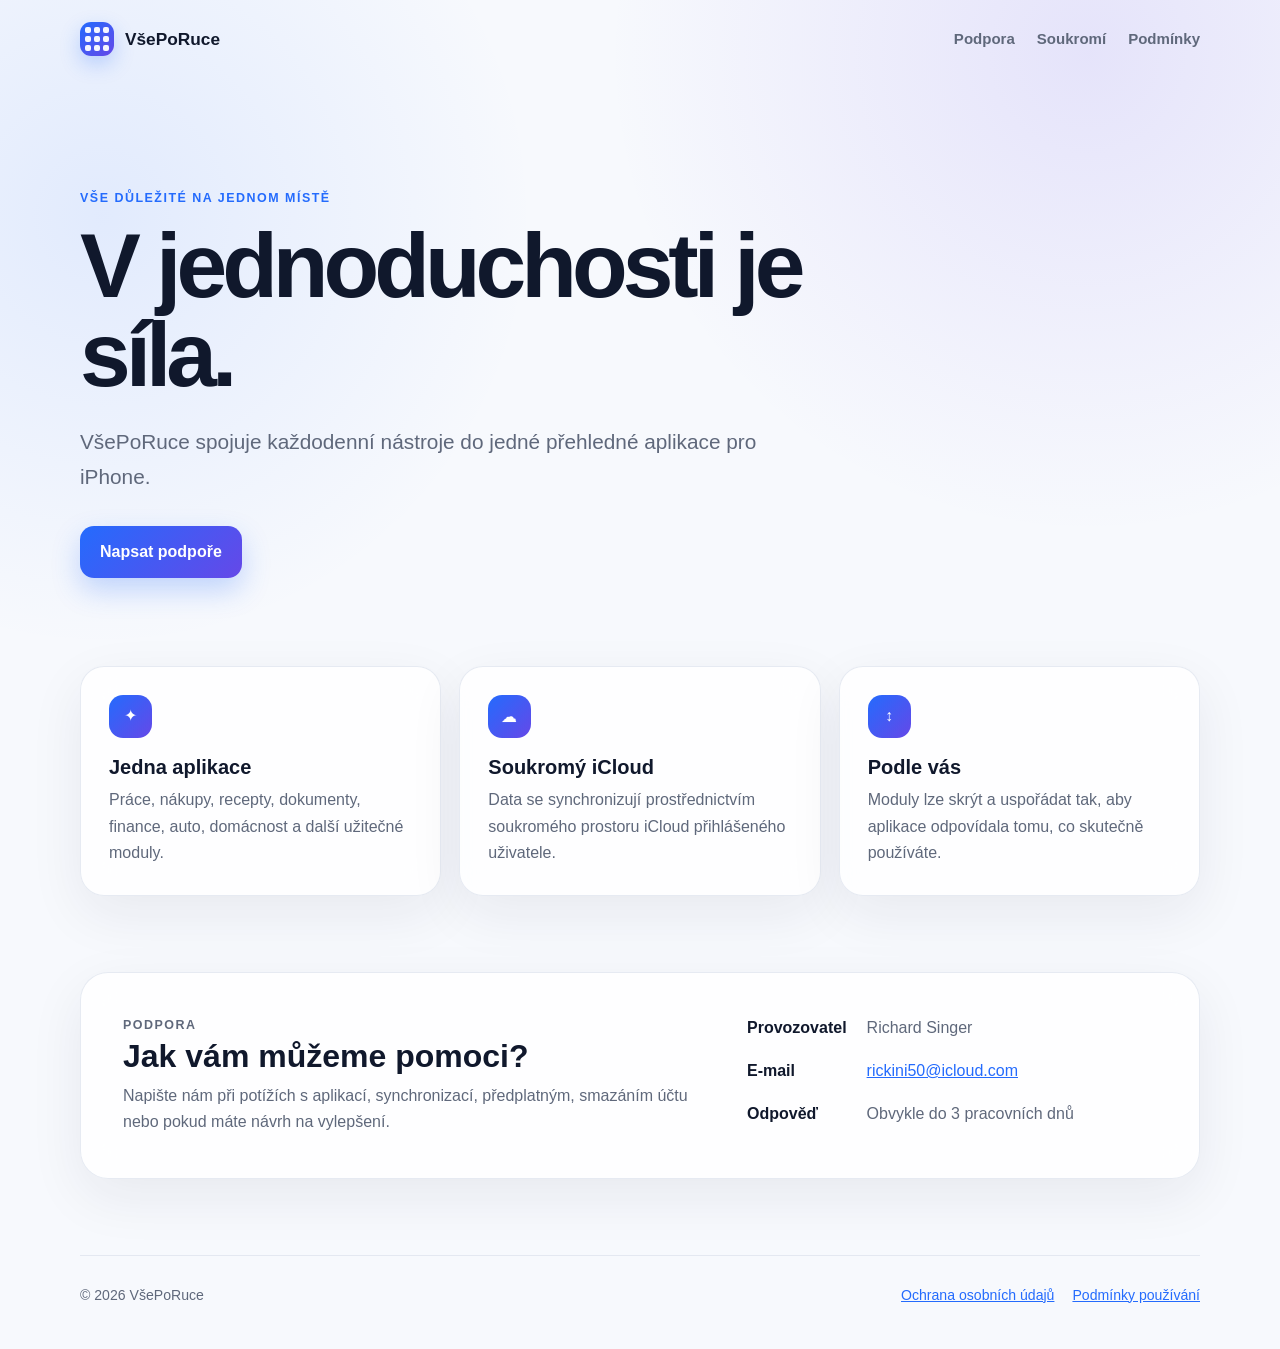
<file: index.html>
<!doctype html>
<html lang="cs">
<head>
  <meta charset="utf-8">
  <meta name="viewport" content="width=device-width, initial-scale=1">
  <meta name="description" content="Podpora pro aplikaci VšePoRuce – každodenní nástroje přehledně na jednom místě.">
  <title>VšePoRuce – podpora</title>
  <link rel="stylesheet" href="styles.css">
</head>
<body>
  <header class="site-header">
    <a class="brand" href="index.html" aria-label="VšePoRuce – úvod">
      <span class="brand-mark" aria-hidden="true">
        <i></i><i></i><i></i><i></i><i></i><i></i><i></i><i></i><i></i>
      </span>
      <span>VšePoRuce</span>
    </a>
    <nav aria-label="Hlavní navigace">
      <a href="#podpora">Podpora</a>
      <a href="soukromi.html">Soukromí</a>
      <a href="podminky.html">Podmínky</a>
    </nav>
  </header>

  <main>
    <section class="hero">
      <p class="eyebrow">Vše důležité na jednom místě</p>
      <h1>V jednoduchosti je síla.</h1>
      <p class="lead">
        VšePoRuce spojuje každodenní nástroje do jedné přehledné aplikace
        pro iPhone.
      </p>
      <a class="button" href="mailto:rickini50@icloud.com?subject=Podpora%20V%C5%A1ePoRuce">
        Napsat podpoře
      </a>
    </section>

    <section class="cards" aria-label="Informace">
      <article class="card">
        <span class="icon" aria-hidden="true">✦</span>
        <h2>Jedna aplikace</h2>
        <p>Práce, nákupy, recepty, dokumenty, finance, auto, domácnost a další užitečné moduly.</p>
      </article>
      <article class="card">
        <span class="icon" aria-hidden="true">☁</span>
        <h2>Soukromý iCloud</h2>
        <p>Data se synchronizují prostřednictvím soukromého prostoru iCloud přihlášeného uživatele.</p>
      </article>
      <article class="card">
        <span class="icon" aria-hidden="true">↕</span>
        <h2>Podle vás</h2>
        <p>Moduly lze skrýt a uspořádat tak, aby aplikace odpovídala tomu, co skutečně používáte.</p>
      </article>
    </section>

    <section class="support-panel" id="podpora">
      <div>
        <p class="eyebrow">Podpora</p>
        <h2>Jak vám můžeme pomoci?</h2>
        <p>
          Napište nám při potížích s aplikací, synchronizací, předplatným,
          smazáním účtu nebo pokud máte návrh na vylepšení.
        </p>
      </div>
      <div class="contact">
        <strong>Provozovatel</strong>
        <span>Richard Singer</span>
        <strong>E-mail</strong>
        <a href="mailto:rickini50@icloud.com">rickini50@icloud.com</a>
        <strong>Odpověď</strong>
        <span>Obvykle do 3 pracovních dnů</span>
      </div>
    </section>
  </main>

  <footer>
    <span>© 2026 VšePoRuce</span>
    <span>
      <a href="soukromi.html">Ochrana osobních údajů</a>
      <a href="podminky.html">Podmínky používání</a>
    </span>
  </footer>
</body>
</html>
</file>
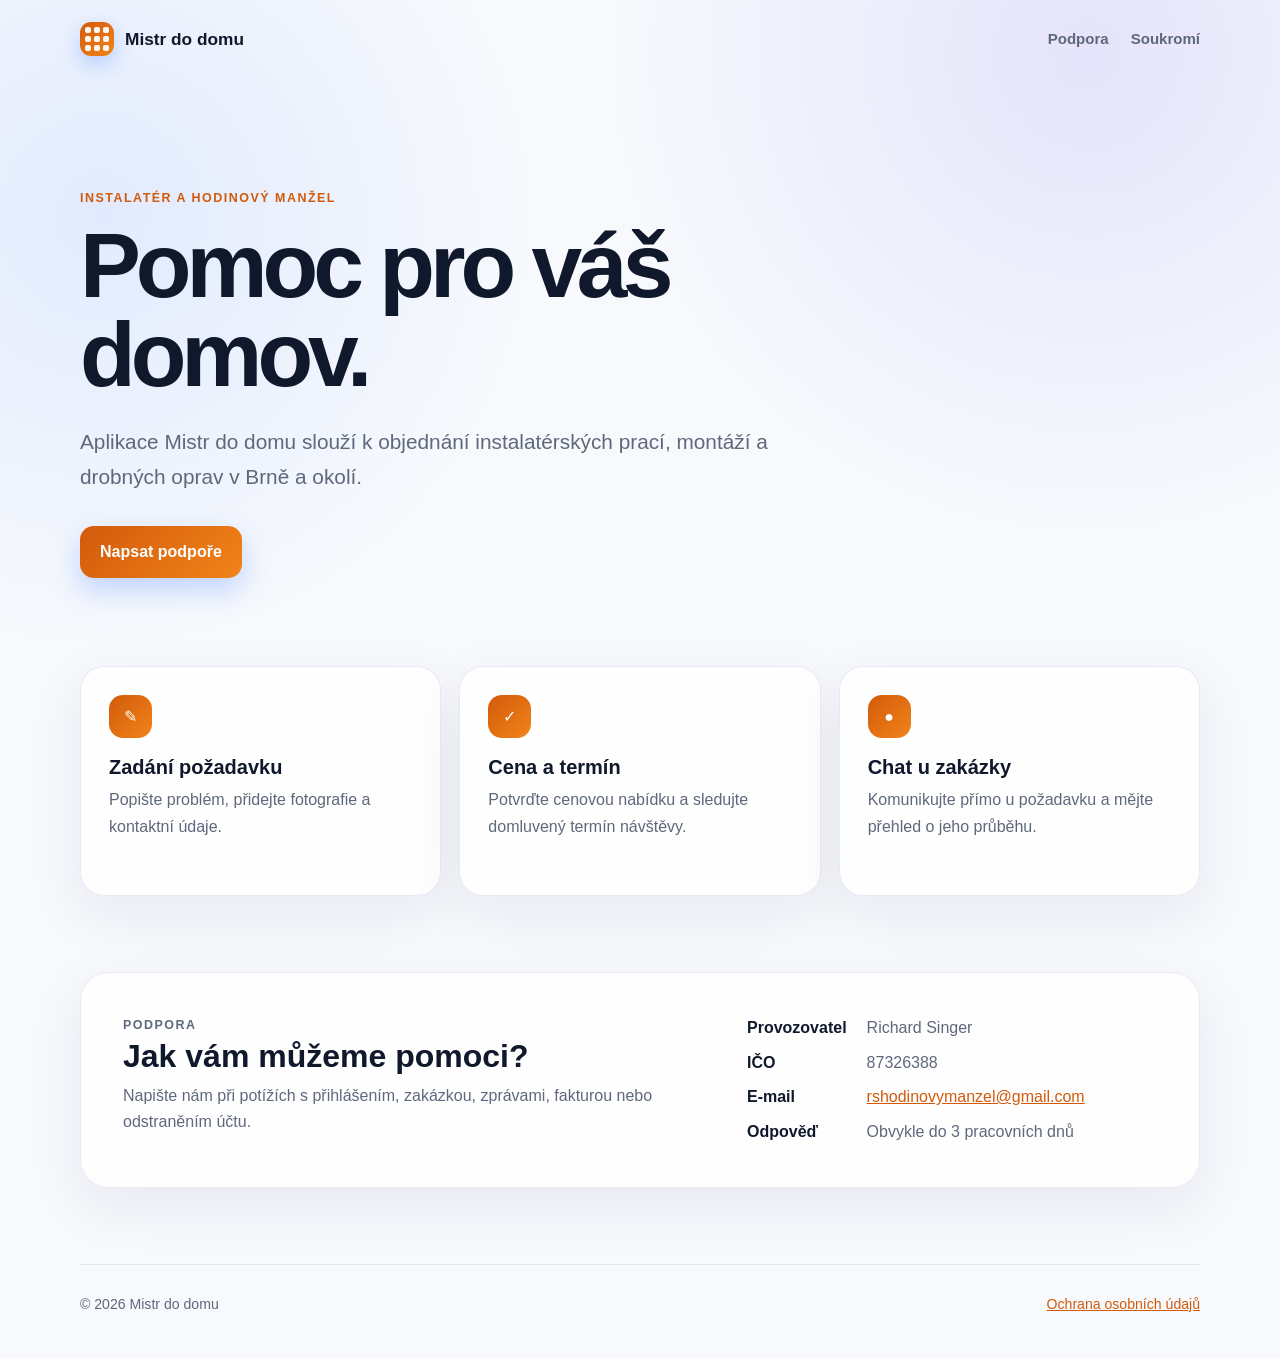
<file: mistr-do-domu/index.html>
<!doctype html>
<html lang="cs">
<head>
  <meta charset="utf-8">
  <meta name="viewport" content="width=device-width, initial-scale=1">
  <meta name="description" content="Podpora aplikace Mistr do domu pro objednání instalatérských prací a drobných oprav v Brně a okolí.">
  <title>Mistr do domu – podpora</title>
  <link rel="stylesheet" href="../styles.css">
  <style>
    :root { --blue: #d25a0b; --indigo: #f18419; }
  </style>
</head>
<body>
  <header class="site-header">
    <a class="brand" href="index.html" aria-label="Mistr do domu – úvod">
      <span class="brand-mark" aria-hidden="true"><i></i><i></i><i></i><i></i><i></i><i></i><i></i><i></i><i></i></span>
      <span>Mistr do domu</span>
    </a>
    <nav aria-label="Hlavní navigace">
      <a href="#podpora">Podpora</a>
      <a href="soukromi.html">Soukromí</a>
    </nav>
  </header>

  <main>
    <section class="hero">
      <p class="eyebrow">Instalatér a hodinový manžel</p>
      <h1>Pomoc pro váš domov.</h1>
      <p class="lead">
        Aplikace Mistr do domu slouží k objednání instalatérských prací,
        montáží a drobných oprav v Brně a okolí.
      </p>
      <a class="button" href="mailto:rshodinovymanzel@gmail.com?subject=Podpora%20aplikace%20Mistr%20do%20domu">
        Napsat podpoře
      </a>
    </section>

    <section class="cards" aria-label="Možnosti aplikace">
      <article class="card">
        <span class="icon" aria-hidden="true">✎</span>
        <h2>Zadání požadavku</h2>
        <p>Popište problém, přidejte fotografie a kontaktní údaje.</p>
      </article>
      <article class="card">
        <span class="icon" aria-hidden="true">✓</span>
        <h2>Cena a termín</h2>
        <p>Potvrďte cenovou nabídku a sledujte domluvený termín návštěvy.</p>
      </article>
      <article class="card">
        <span class="icon" aria-hidden="true">●</span>
        <h2>Chat u zakázky</h2>
        <p>Komunikujte přímo u požadavku a mějte přehled o jeho průběhu.</p>
      </article>
    </section>

    <section class="support-panel" id="podpora">
      <div>
        <p class="eyebrow">Podpora</p>
        <h2>Jak vám můžeme pomoci?</h2>
        <p>Napište nám při potížích s přihlášením, zakázkou, zprávami, fakturou nebo odstraněním účtu.</p>
      </div>
      <div class="contact">
        <strong>Provozovatel</strong><span>Richard Singer</span>
        <strong>IČO</strong><span>87326388</span>
        <strong>E-mail</strong><a href="mailto:rshodinovymanzel@gmail.com">rshodinovymanzel@gmail.com</a>
        <strong>Odpověď</strong><span>Obvykle do 3 pracovních dnů</span>
      </div>
    </section>
  </main>

  <footer>
    <span>© 2026 Mistr do domu</span>
    <span><a href="soukromi.html">Ochrana osobních údajů</a></span>
  </footer>
</body>
</html>
</file>
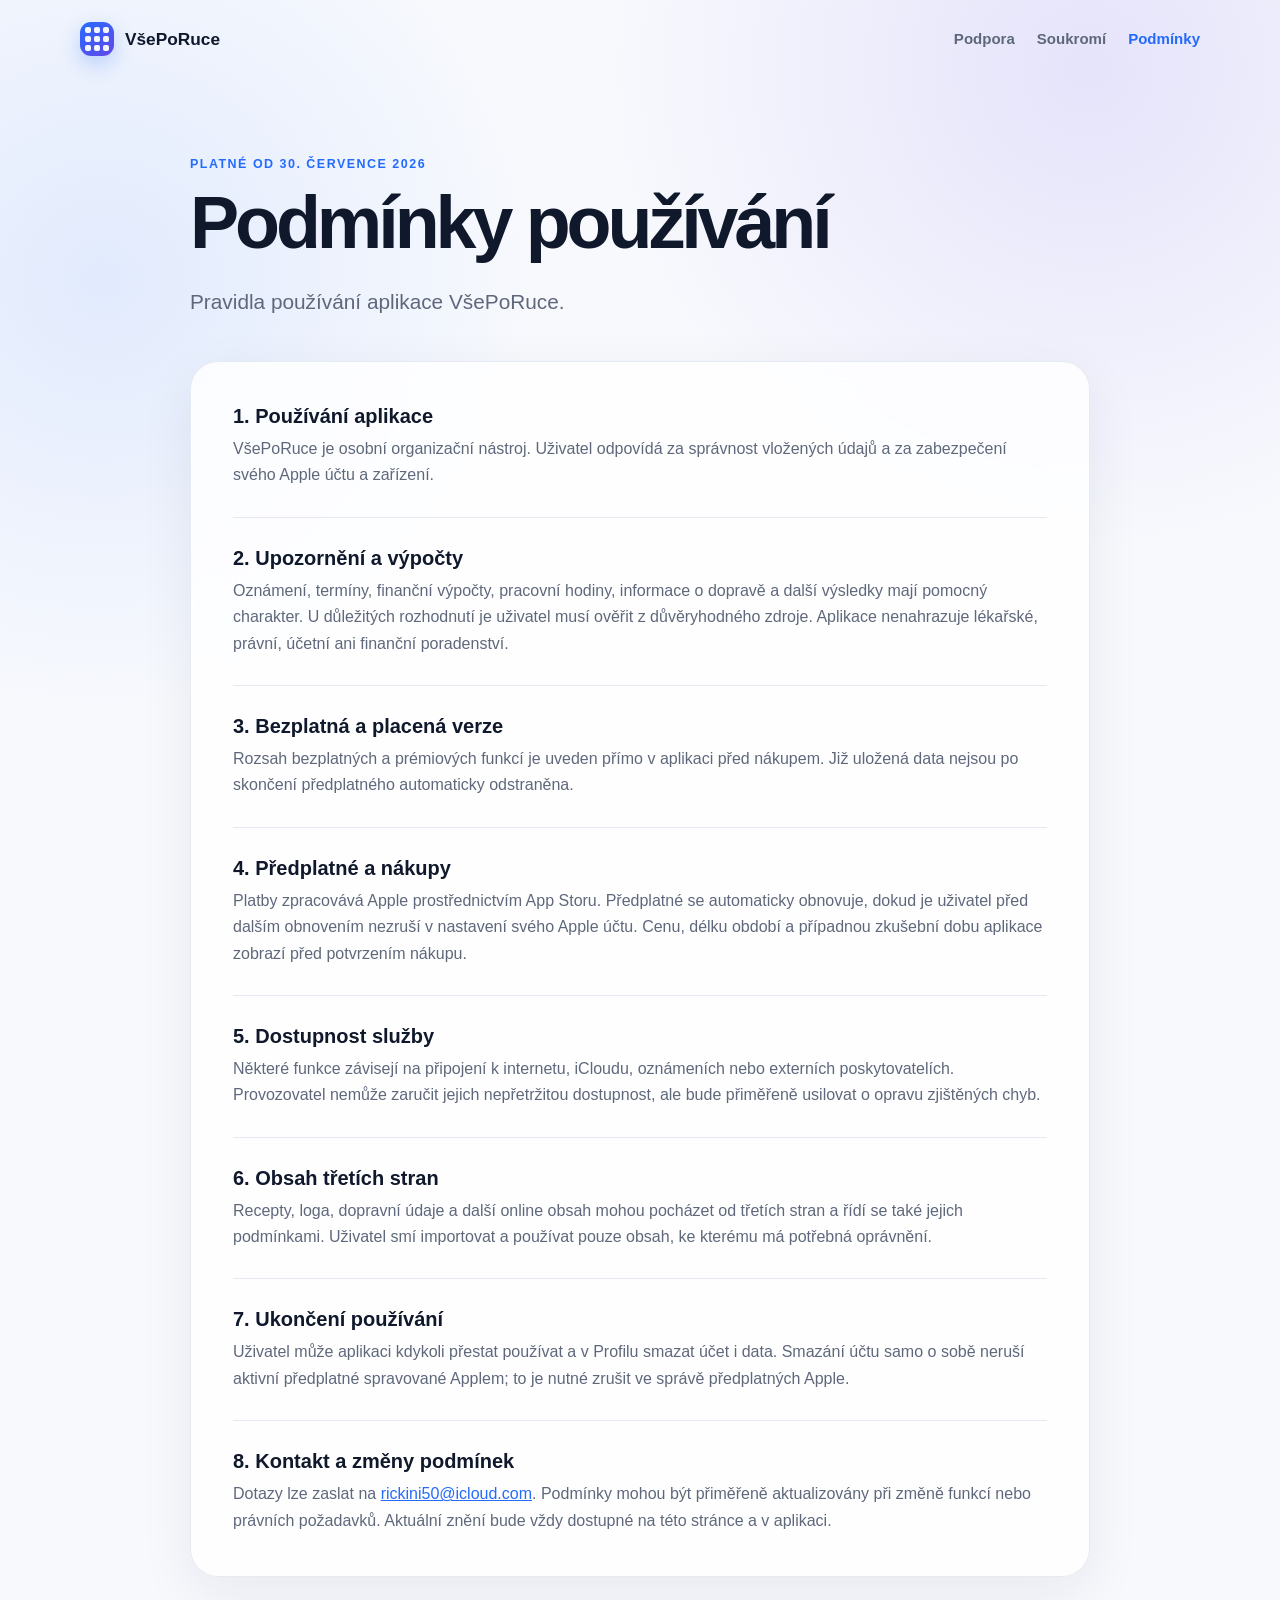
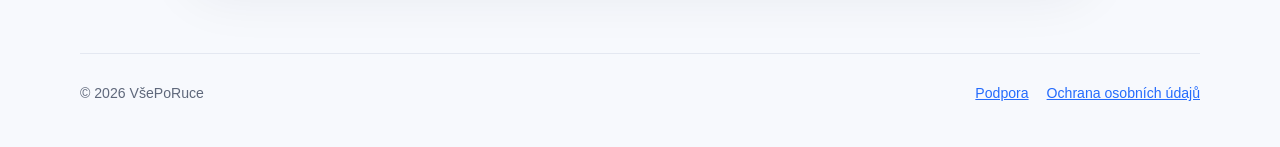
<file: podminky.html>
<!doctype html>
<html lang="cs">
<head>
  <meta charset="utf-8">
  <meta name="viewport" content="width=device-width, initial-scale=1">
  <meta name="description" content="Podmínky používání aplikace VšePoRuce.">
  <title>Podmínky používání – VšePoRuce</title>
  <link rel="stylesheet" href="styles.css">
</head>
<body>
  <header class="site-header">
    <a class="brand" href="index.html" aria-label="VšePoRuce – úvod">
      <span class="brand-mark" aria-hidden="true">
        <i></i><i></i><i></i><i></i><i></i><i></i><i></i><i></i><i></i>
      </span>
      <span>VšePoRuce</span>
    </a>
    <nav aria-label="Hlavní navigace">
      <a href="index.html#podpora">Podpora</a>
      <a href="soukromi.html">Soukromí</a>
      <a class="active" href="podminky.html">Podmínky</a>
    </nav>
  </header>

  <main class="document">
    <p class="eyebrow">Platné od 30. července 2026</p>
    <h1>Podmínky používání</h1>
    <p class="lead">Pravidla používání aplikace VšePoRuce.</p>

    <article class="legal">
      <section>
        <h2>1. Používání aplikace</h2>
        <p>VšePoRuce je osobní organizační nástroj. Uživatel odpovídá za správnost vložených údajů a za zabezpečení svého Apple účtu a zařízení.</p>
      </section>
      <section>
        <h2>2. Upozornění a výpočty</h2>
        <p>Oznámení, termíny, finanční výpočty, pracovní hodiny, informace o dopravě a další výsledky mají pomocný charakter. U důležitých rozhodnutí je uživatel musí ověřit z důvěryhodného zdroje. Aplikace nenahrazuje lékařské, právní, účetní ani finanční poradenství.</p>
      </section>
      <section>
        <h2>3. Bezplatná a placená verze</h2>
        <p>Rozsah bezplatných a prémiových funkcí je uveden přímo v aplikaci před nákupem. Již uložená data nejsou po skončení předplatného automaticky odstraněna.</p>
      </section>
      <section>
        <h2>4. Předplatné a nákupy</h2>
        <p>Platby zpracovává Apple prostřednictvím App Storu. Předplatné se automaticky obnovuje, dokud je uživatel před dalším obnovením nezruší v nastavení svého Apple účtu. Cenu, délku období a případnou zkušební dobu aplikace zobrazí před potvrzením nákupu.</p>
      </section>
      <section>
        <h2>5. Dostupnost služby</h2>
        <p>Některé funkce závisejí na připojení k internetu, iCloudu, oznámeních nebo externích poskytovatelích. Provozovatel nemůže zaručit jejich nepřetržitou dostupnost, ale bude přiměřeně usilovat o opravu zjištěných chyb.</p>
      </section>
      <section>
        <h2>6. Obsah třetích stran</h2>
        <p>Recepty, loga, dopravní údaje a další online obsah mohou pocházet od třetích stran a řídí se také jejich podmínkami. Uživatel smí importovat a používat pouze obsah, ke kterému má potřebná oprávnění.</p>
      </section>
      <section>
        <h2>7. Ukončení používání</h2>
        <p>Uživatel může aplikaci kdykoli přestat používat a v Profilu smazat účet i data. Smazání účtu samo o sobě neruší aktivní předplatné spravované Applem; to je nutné zrušit ve správě předplatných Apple.</p>
      </section>
      <section>
        <h2>8. Kontakt a změny podmínek</h2>
        <p>Dotazy lze zaslat na <a href="mailto:rickini50@icloud.com">rickini50@icloud.com</a>. Podmínky mohou být přiměřeně aktualizovány při změně funkcí nebo právních požadavků. Aktuální znění bude vždy dostupné na této stránce a v aplikaci.</p>
      </section>
    </article>
  </main>

  <footer>
    <span>© 2026 VšePoRuce</span>
    <span><a href="index.html">Podpora</a><a href="soukromi.html">Ochrana osobních údajů</a></span>
  </footer>
</body>
</html>
</file>
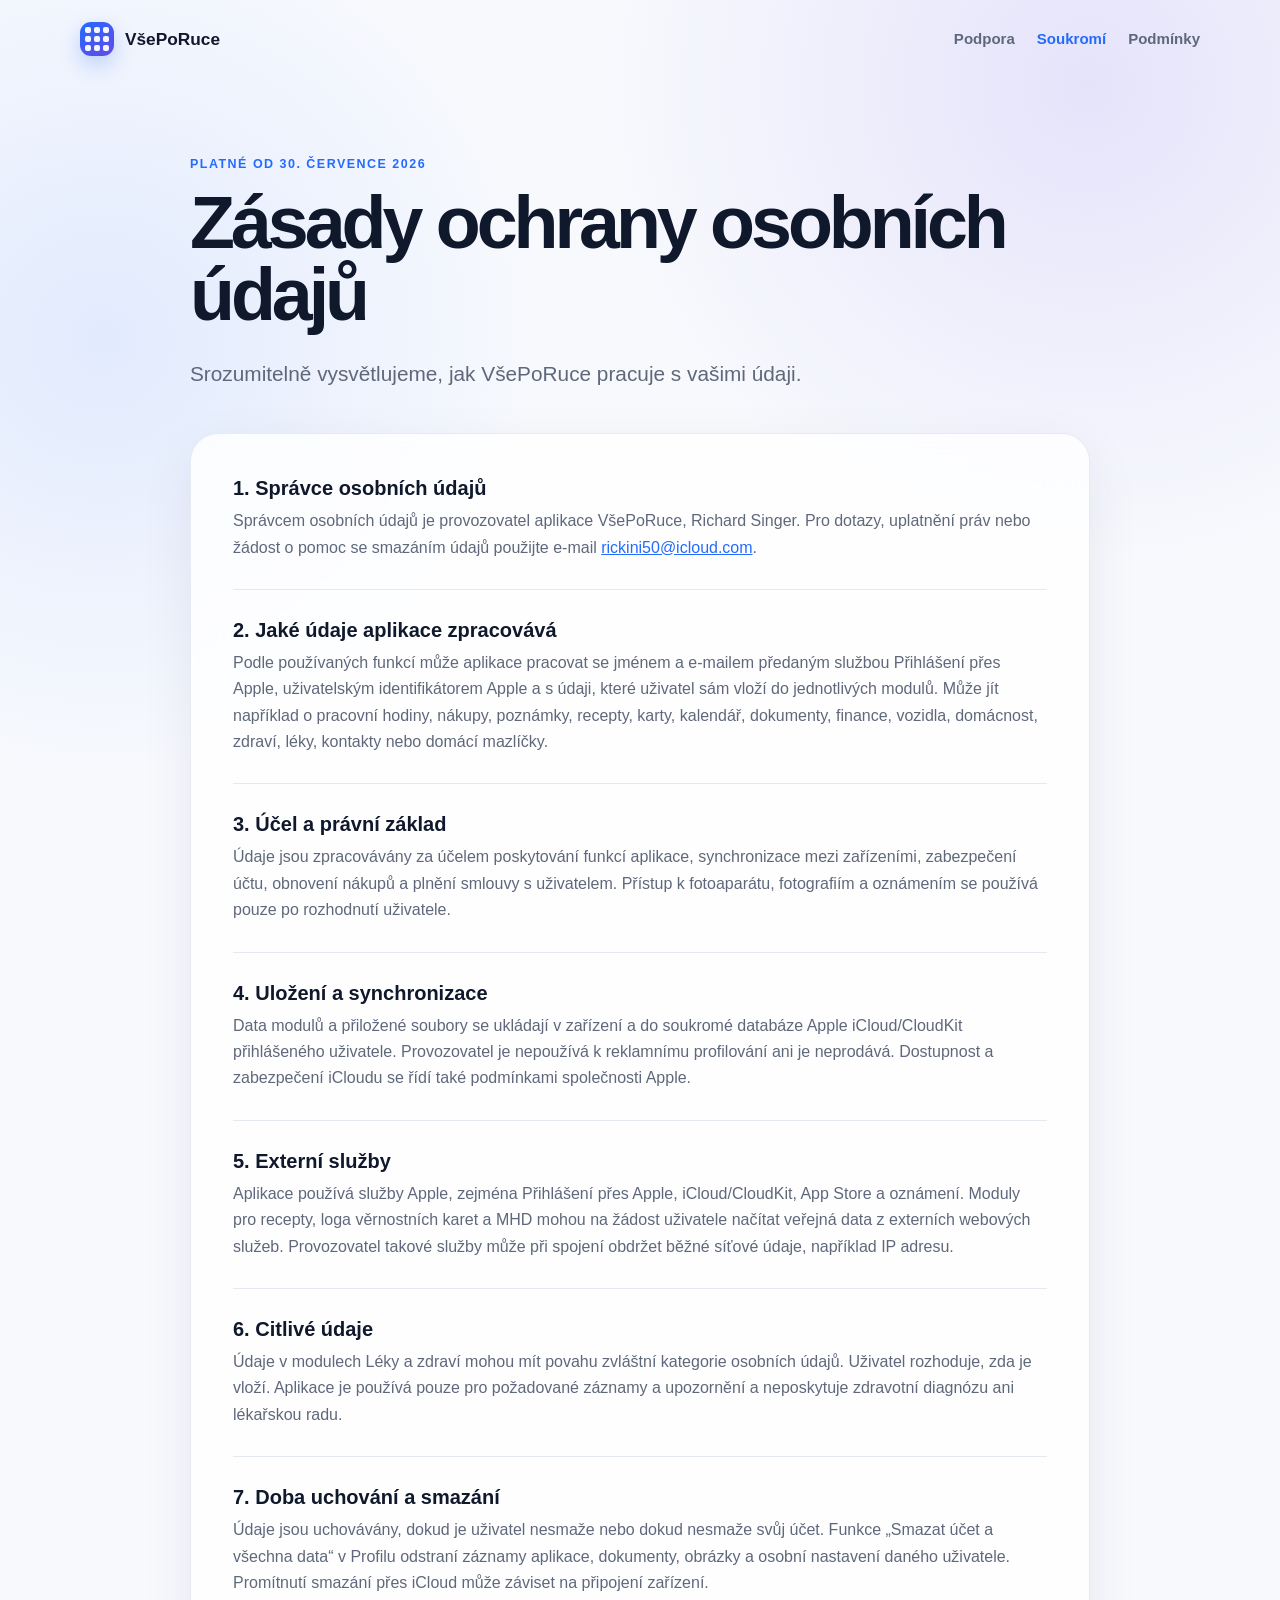
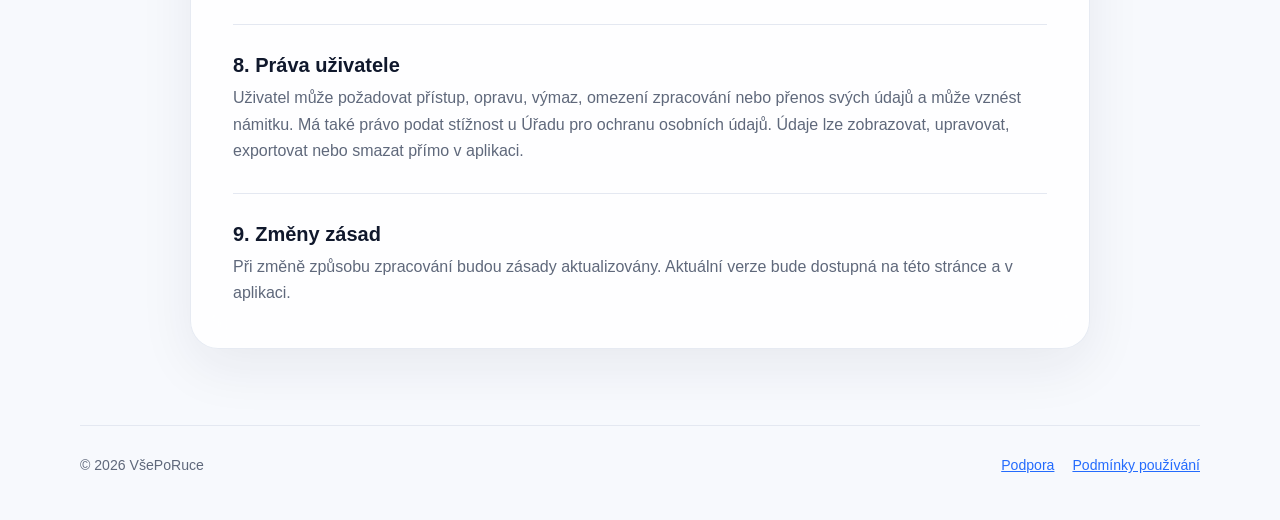
<file: soukromi.html>
<!doctype html>
<html lang="cs">
<head>
  <meta charset="utf-8">
  <meta name="viewport" content="width=device-width, initial-scale=1">
  <meta name="description" content="Zásady ochrany osobních údajů aplikace VšePoRuce.">
  <title>Ochrana osobních údajů – VšePoRuce</title>
  <link rel="stylesheet" href="styles.css">
</head>
<body>
  <header class="site-header">
    <a class="brand" href="index.html" aria-label="VšePoRuce – úvod">
      <span class="brand-mark" aria-hidden="true">
        <i></i><i></i><i></i><i></i><i></i><i></i><i></i><i></i><i></i>
      </span>
      <span>VšePoRuce</span>
    </a>
    <nav aria-label="Hlavní navigace">
      <a href="index.html#podpora">Podpora</a>
      <a class="active" href="soukromi.html">Soukromí</a>
      <a href="podminky.html">Podmínky</a>
    </nav>
  </header>

  <main class="document">
    <p class="eyebrow">Platné od 30. července 2026</p>
    <h1>Zásady ochrany osobních údajů</h1>
    <p class="lead">Srozumitelně vysvětlujeme, jak VšePoRuce pracuje s vašimi údaji.</p>

    <article class="legal">
      <section>
        <h2>1. Správce osobních údajů</h2>
        <p>Správcem osobních údajů je provozovatel aplikace VšePoRuce, Richard Singer. Pro dotazy, uplatnění práv nebo žádost o pomoc se smazáním údajů použijte e-mail <a href="mailto:rickini50@icloud.com">rickini50@icloud.com</a>.</p>
      </section>
      <section>
        <h2>2. Jaké údaje aplikace zpracovává</h2>
        <p>Podle používaných funkcí může aplikace pracovat se jménem a e-mailem předaným službou Přihlášení přes Apple, uživatelským identifikátorem Apple a s údaji, které uživatel sám vloží do jednotlivých modulů. Může jít například o pracovní hodiny, nákupy, poznámky, recepty, karty, kalendář, dokumenty, finance, vozidla, domácnost, zdraví, léky, kontakty nebo domácí mazlíčky.</p>
      </section>
      <section>
        <h2>3. Účel a právní základ</h2>
        <p>Údaje jsou zpracovávány za účelem poskytování funkcí aplikace, synchronizace mezi zařízeními, zabezpečení účtu, obnovení nákupů a plnění smlouvy s uživatelem. Přístup k fotoaparátu, fotografiím a oznámením se používá pouze po rozhodnutí uživatele.</p>
      </section>
      <section>
        <h2>4. Uložení a synchronizace</h2>
        <p>Data modulů a přiložené soubory se ukládají v zařízení a do soukromé databáze Apple iCloud/CloudKit přihlášeného uživatele. Provozovatel je nepoužívá k reklamnímu profilování ani je neprodává. Dostupnost a zabezpečení iCloudu se řídí také podmínkami společnosti Apple.</p>
      </section>
      <section>
        <h2>5. Externí služby</h2>
        <p>Aplikace používá služby Apple, zejména Přihlášení přes Apple, iCloud/CloudKit, App Store a oznámení. Moduly pro recepty, loga věrnostních karet a MHD mohou na žádost uživatele načítat veřejná data z externích webových služeb. Provozovatel takové služby může při spojení obdržet běžné síťové údaje, například IP adresu.</p>
      </section>
      <section>
        <h2>6. Citlivé údaje</h2>
        <p>Údaje v modulech Léky a zdraví mohou mít povahu zvláštní kategorie osobních údajů. Uživatel rozhoduje, zda je vloží. Aplikace je používá pouze pro požadované záznamy a upozornění a neposkytuje zdravotní diagnózu ani lékařskou radu.</p>
      </section>
      <section>
        <h2>7. Doba uchování a smazání</h2>
        <p>Údaje jsou uchovávány, dokud je uživatel nesmaže nebo dokud nesmaže svůj účet. Funkce „Smazat účet a všechna data“ v Profilu odstraní záznamy aplikace, dokumenty, obrázky a osobní nastavení daného uživatele. Promítnutí smazání přes iCloud může záviset na připojení zařízení.</p>
      </section>
      <section>
        <h2>8. Práva uživatele</h2>
        <p>Uživatel může požadovat přístup, opravu, výmaz, omezení zpracování nebo přenos svých údajů a může vznést námitku. Má také právo podat stížnost u Úřadu pro ochranu osobních údajů. Údaje lze zobrazovat, upravovat, exportovat nebo smazat přímo v aplikaci.</p>
      </section>
      <section>
        <h2>9. Změny zásad</h2>
        <p>Při změně způsobu zpracování budou zásady aktualizovány. Aktuální verze bude dostupná na této stránce a v aplikaci.</p>
      </section>
    </article>
  </main>

  <footer>
    <span>© 2026 VšePoRuce</span>
    <span><a href="index.html">Podpora</a><a href="podminky.html">Podmínky používání</a></span>
  </footer>
</body>
</html>
</file>
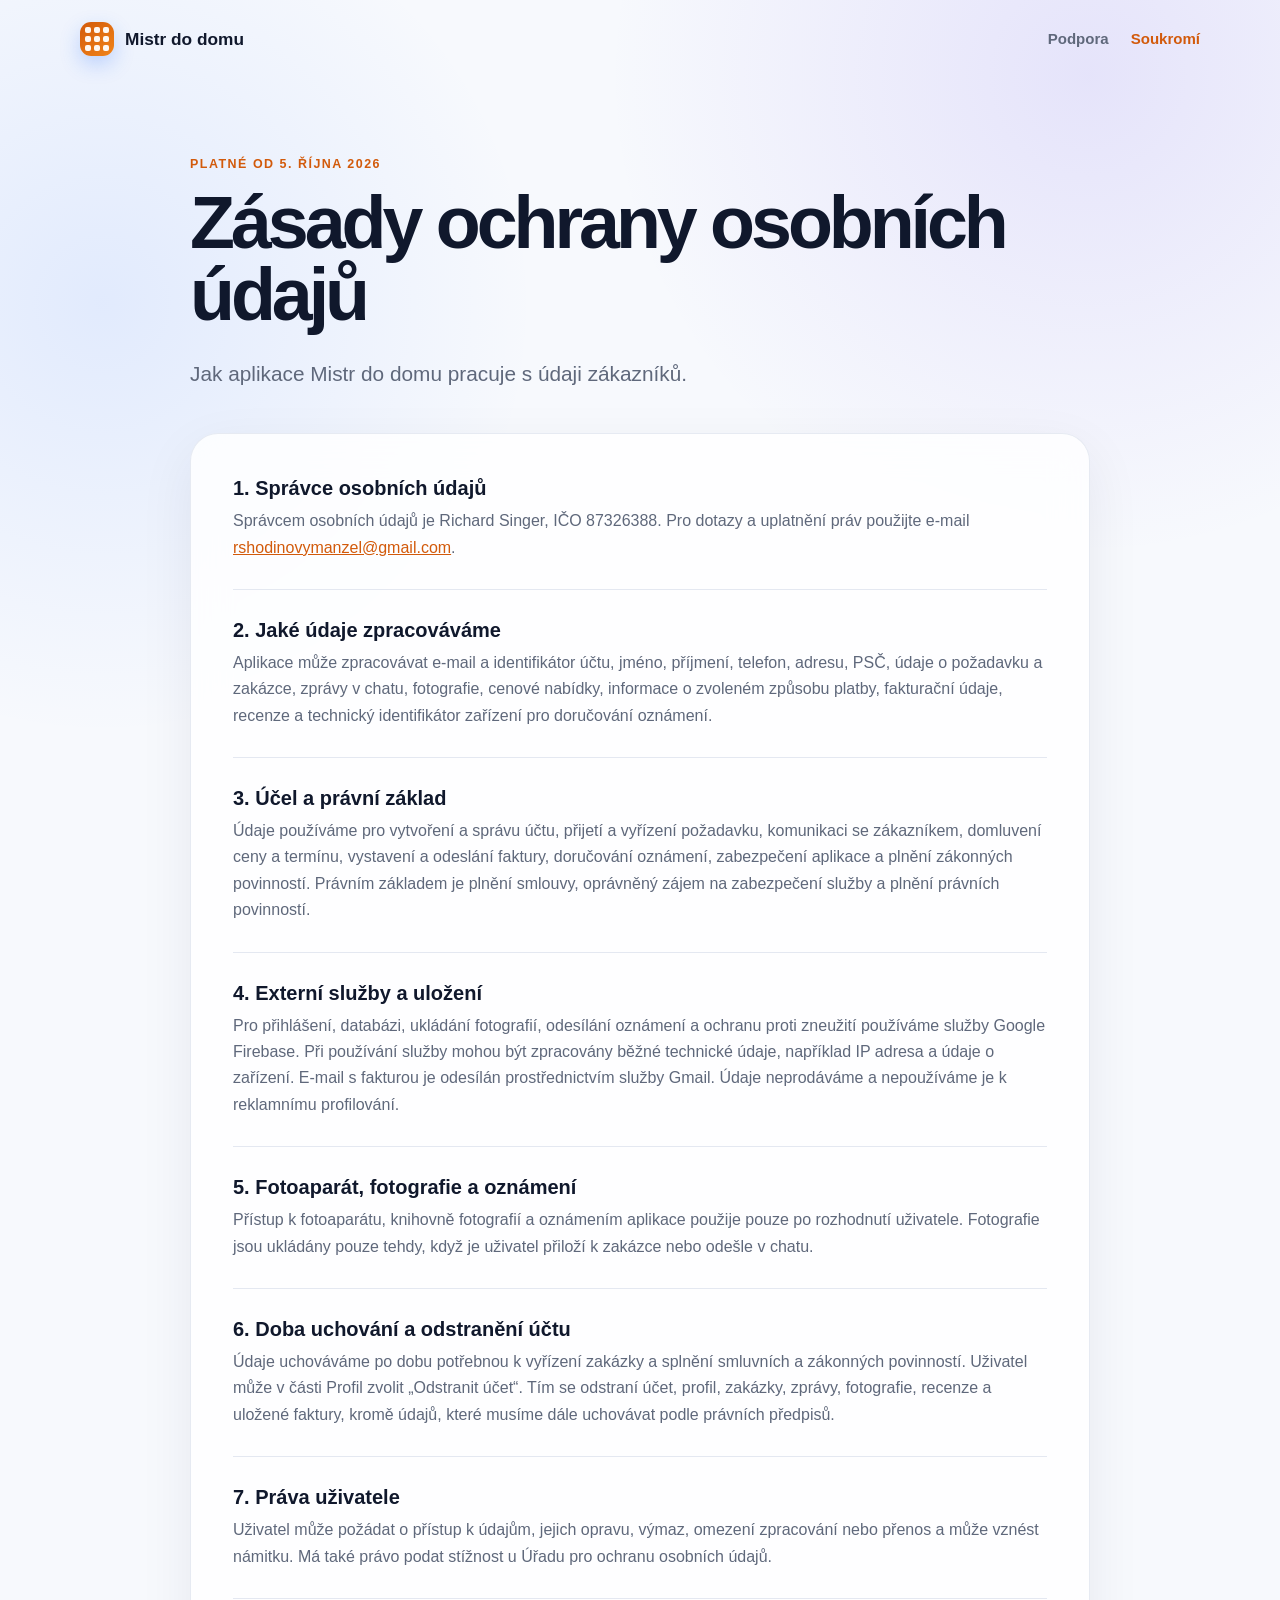
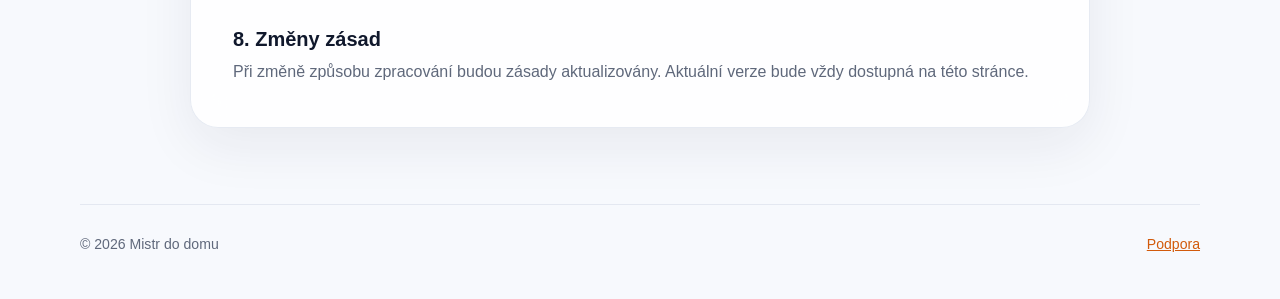
<file: mistr-do-domu/soukromi.html>
<!doctype html>
<html lang="cs">
<head>
  <meta charset="utf-8">
  <meta name="viewport" content="width=device-width, initial-scale=1">
  <meta name="description" content="Zásady ochrany osobních údajů aplikace Mistr do domu.">
  <title>Ochrana osobních údajů – Mistr do domu</title>
  <link rel="stylesheet" href="../styles.css">
  <style>
    :root { --blue: #d25a0b; --indigo: #f18419; }
  </style>
</head>
<body>
  <header class="site-header">
    <a class="brand" href="index.html" aria-label="Mistr do domu – úvod">
      <span class="brand-mark" aria-hidden="true"><i></i><i></i><i></i><i></i><i></i><i></i><i></i><i></i><i></i></span>
      <span>Mistr do domu</span>
    </a>
    <nav aria-label="Hlavní navigace">
      <a href="index.html#podpora">Podpora</a>
      <a class="active" href="soukromi.html">Soukromí</a>
    </nav>
  </header>

  <main class="document">
    <p class="eyebrow">Platné od 5. října 2026</p>
    <h1>Zásady ochrany osobních údajů</h1>
    <p class="lead">Jak aplikace Mistr do domu pracuje s údaji zákazníků.</p>

    <article class="legal">
      <section>
        <h2>1. Správce osobních údajů</h2>
        <p>Správcem osobních údajů je Richard Singer, IČO 87326388. Pro dotazy a uplatnění práv použijte e-mail <a href="mailto:rshodinovymanzel@gmail.com">rshodinovymanzel@gmail.com</a>.</p>
      </section>
      <section>
        <h2>2. Jaké údaje zpracováváme</h2>
        <p>Aplikace může zpracovávat e-mail a identifikátor účtu, jméno, příjmení, telefon, adresu, PSČ, údaje o požadavku a zakázce, zprávy v chatu, fotografie, cenové nabídky, informace o zvoleném způsobu platby, fakturační údaje, recenze a technický identifikátor zařízení pro doručování oznámení.</p>
      </section>
      <section>
        <h2>3. Účel a právní základ</h2>
        <p>Údaje používáme pro vytvoření a správu účtu, přijetí a vyřízení požadavku, komunikaci se zákazníkem, domluvení ceny a termínu, vystavení a odeslání faktury, doručování oznámení, zabezpečení aplikace a plnění zákonných povinností. Právním základem je plnění smlouvy, oprávněný zájem na zabezpečení služby a plnění právních povinností.</p>
      </section>
      <section>
        <h2>4. Externí služby a uložení</h2>
        <p>Pro přihlášení, databázi, ukládání fotografií, odesílání oznámení a ochranu proti zneužití používáme služby Google Firebase. Při používání služby mohou být zpracovány běžné technické údaje, například IP adresa a údaje o zařízení. E-mail s fakturou je odesílán prostřednictvím služby Gmail. Údaje neprodáváme a nepoužíváme je k reklamnímu profilování.</p>
      </section>
      <section>
        <h2>5. Fotoaparát, fotografie a oznámení</h2>
        <p>Přístup k fotoaparátu, knihovně fotografií a oznámením aplikace použije pouze po rozhodnutí uživatele. Fotografie jsou ukládány pouze tehdy, když je uživatel přiloží k zakázce nebo odešle v chatu.</p>
      </section>
      <section>
        <h2>6. Doba uchování a odstranění účtu</h2>
        <p>Údaje uchováváme po dobu potřebnou k vyřízení zakázky a splnění smluvních a zákonných povinností. Uživatel může v části Profil zvolit „Odstranit účet“. Tím se odstraní účet, profil, zakázky, zprávy, fotografie, recenze a uložené faktury, kromě údajů, které musíme dále uchovávat podle právních předpisů.</p>
      </section>
      <section>
        <h2>7. Práva uživatele</h2>
        <p>Uživatel může požádat o přístup k údajům, jejich opravu, výmaz, omezení zpracování nebo přenos a může vznést námitku. Má také právo podat stížnost u Úřadu pro ochranu osobních údajů.</p>
      </section>
      <section>
        <h2>8. Změny zásad</h2>
        <p>Při změně způsobu zpracování budou zásady aktualizovány. Aktuální verze bude vždy dostupná na této stránce.</p>
      </section>
    </article>
  </main>

  <footer>
    <span>© 2026 Mistr do domu</span>
    <span><a href="index.html">Podpora</a></span>
  </footer>
</body>
</html>
</file>
<file: styles.css>
:root {
  color-scheme: light;
  --ink: #10182c;
  --muted: #5f687b;
  --blue: #246bfd;
  --indigo: #6548e8;
  --line: #e4e8f1;
  --surface: rgba(255, 255, 255, .82);
  --background: #f7f9fd;
  font-family: -apple-system, BlinkMacSystemFont, "SF Pro Display", "Segoe UI", sans-serif;
}

* { box-sizing: border-box; }
html { scroll-behavior: smooth; }
body {
  margin: 0;
  color: var(--ink);
  background:
    radial-gradient(circle at 85% 4%, rgba(101,72,232,.12), transparent 30rem),
    radial-gradient(circle at 8% 16%, rgba(36,107,253,.10), transparent 27rem),
    var(--background);
  line-height: 1.65;
}

a { color: var(--blue); }

.site-header, main, footer {
  width: min(1120px, calc(100% - 40px));
  margin-inline: auto;
}

.site-header {
  min-height: 78px;
  display: flex;
  align-items: center;
  justify-content: space-between;
  gap: 24px;
}

.brand {
  display: inline-flex;
  align-items: center;
  gap: 11px;
  color: var(--ink);
  font-size: 1.08rem;
  font-weight: 800;
  text-decoration: none;
}

.brand-mark {
  width: 34px;
  height: 34px;
  display: grid;
  grid-template-columns: repeat(3, 6px);
  grid-auto-rows: 6px;
  place-content: center;
  gap: 3px;
  border-radius: 11px;
  background: linear-gradient(140deg, var(--blue), var(--indigo));
  box-shadow: 0 8px 20px rgba(36,107,253,.25);
}
.brand-mark i { background: white; border-radius: 2px; opacity: .95; }

nav { display: flex; gap: 22px; }
nav a {
  color: var(--muted);
  font-size: .94rem;
  font-weight: 650;
  text-decoration: none;
}
nav a:hover, nav a.active { color: var(--blue); }

.hero {
  max-width: 790px;
  padding: 110px 0 88px;
}

.eyebrow {
  margin: 0 0 12px;
  color: var(--blue);
  font-size: .78rem;
  font-weight: 800;
  letter-spacing: .12em;
  text-transform: uppercase;
}

h1 {
  max-width: 850px;
  margin: 0;
  font-size: clamp(2.7rem, 8vw, 5.7rem);
  line-height: .98;
  letter-spacing: -.055em;
}

.lead {
  max-width: 690px;
  margin: 26px 0 32px;
  color: var(--muted);
  font-size: clamp(1.08rem, 2vw, 1.3rem);
}

.button {
  display: inline-flex;
  padding: 13px 20px;
  border-radius: 14px;
  color: white;
  background: linear-gradient(135deg, var(--blue), var(--indigo));
  box-shadow: 0 12px 28px rgba(36,107,253,.25);
  font-weight: 750;
  text-decoration: none;
}

.cards {
  display: grid;
  grid-template-columns: repeat(3, 1fr);
  gap: 18px;
}

.card, .support-panel, .legal {
  border: 1px solid rgba(228,232,241,.9);
  background: var(--surface);
  box-shadow: 0 18px 55px rgba(23,33,59,.07);
  backdrop-filter: blur(18px);
}

.card {
  min-height: 230px;
  padding: 28px;
  border-radius: 24px;
}

.card .icon {
  display: grid;
  width: 43px;
  height: 43px;
  place-items: center;
  border-radius: 14px;
  color: white;
  background: linear-gradient(135deg, var(--blue), var(--indigo));
}

h2 {
  margin: 17px 0 7px;
  font-size: 1.25rem;
  line-height: 1.25;
}

.card p, .support-panel p, .legal p { margin: 0; color: var(--muted); }

.support-panel {
  display: grid;
  grid-template-columns: 1.4fr 1fr;
  gap: 50px;
  margin: 76px 0;
  padding: 42px;
  border-radius: 28px;
}

.support-panel h2 { margin-top: 0; font-size: 2rem; }
.contact { display: grid; grid-template-columns: auto 1fr; gap: 8px 20px; }
.contact strong { color: var(--ink); }
.contact span { color: var(--muted); }

.document {
  max-width: 900px;
  padding: 76px 0;
}
.document h1 { font-size: clamp(2.5rem, 7vw, 4.6rem); }
.legal {
  margin-top: 42px;
  padding: 42px;
  border-radius: 28px;
}
.legal section + section {
  margin-top: 28px;
  padding-top: 28px;
  border-top: 1px solid var(--line);
}
.legal h2 { margin-top: 0; }

footer {
  display: flex;
  justify-content: space-between;
  gap: 24px;
  padding: 28px 0 42px;
  border-top: 1px solid var(--line);
  color: var(--muted);
  font-size: .88rem;
}
footer span:last-child { display: flex; gap: 18px; }

@media (max-width: 720px) {
  .site-header {
    align-items: flex-start;
    padding: 18px 0;
  }
  nav { gap: 12px; flex-wrap: wrap; justify-content: flex-end; }
  .hero { padding: 75px 0 62px; }
  .cards, .support-panel { grid-template-columns: 1fr; }
  .support-panel { gap: 28px; padding: 28px; }
  .legal { padding: 25px; }
  footer { flex-direction: column; }
  footer span:last-child { flex-direction: column; gap: 6px; }
}

@media (prefers-color-scheme: dark) {
  :root {
    color-scheme: dark;
    --ink: #f5f7ff;
    --muted: #aab2c5;
    --line: #2a3040;
    --surface: rgba(22, 27, 40, .82);
    --background: #0e121c;
  }
}
</file>
